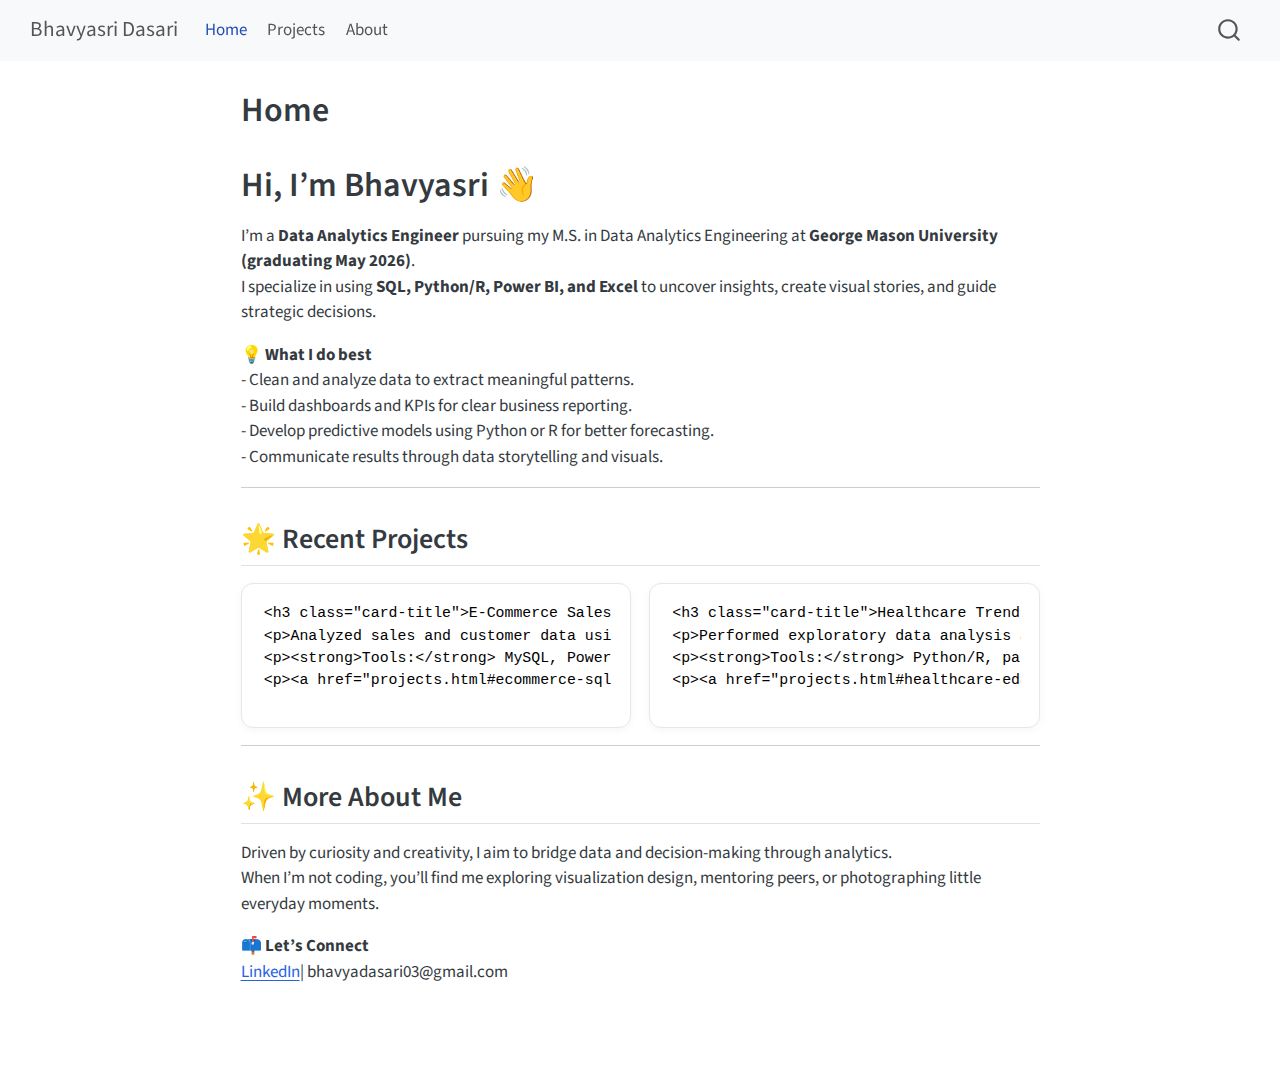
<file: docs/index.html>
<!DOCTYPE html>
<html xmlns="http://www.w3.org/1999/xhtml" lang="en" xml:lang="en"><head>

<meta charset="utf-8">
<meta name="generator" content="quarto-1.5.57">

<meta name="viewport" content="width=device-width, initial-scale=1.0, user-scalable=yes">


<title>Home – Bhavyasri Dasari</title>
<style>
code{white-space: pre-wrap;}
span.smallcaps{font-variant: small-caps;}
div.columns{display: flex; gap: min(4vw, 1.5em);}
div.column{flex: auto; overflow-x: auto;}
div.hanging-indent{margin-left: 1.5em; text-indent: -1.5em;}
ul.task-list{list-style: none;}
ul.task-list li input[type="checkbox"] {
  width: 0.8em;
  margin: 0 0.8em 0.2em -1em; /* quarto-specific, see https://github.com/quarto-dev/quarto-cli/issues/4556 */ 
  vertical-align: middle;
}
</style>


<script src="site_libs/quarto-nav/quarto-nav.js"></script>
<script src="site_libs/quarto-nav/headroom.min.js"></script>
<script src="site_libs/clipboard/clipboard.min.js"></script>
<script src="site_libs/quarto-search/autocomplete.umd.js"></script>
<script src="site_libs/quarto-search/fuse.min.js"></script>
<script src="site_libs/quarto-search/quarto-search.js"></script>
<meta name="quarto:offset" content="./">
<script src="site_libs/quarto-html/quarto.js"></script>
<script src="site_libs/quarto-html/popper.min.js"></script>
<script src="site_libs/quarto-html/tippy.umd.min.js"></script>
<script src="site_libs/quarto-html/anchor.min.js"></script>
<link href="site_libs/quarto-html/tippy.css" rel="stylesheet">
<link href="site_libs/quarto-html/quarto-syntax-highlighting.css" rel="stylesheet" id="quarto-text-highlighting-styles">
<script src="site_libs/bootstrap/bootstrap.min.js"></script>
<link href="site_libs/bootstrap/bootstrap-icons.css" rel="stylesheet">
<link href="site_libs/bootstrap/bootstrap.min.css" rel="stylesheet" id="quarto-bootstrap" data-mode="light">
<script id="quarto-search-options" type="application/json">{
  "location": "navbar",
  "copy-button": false,
  "collapse-after": 3,
  "panel-placement": "end",
  "type": "overlay",
  "limit": 50,
  "keyboard-shortcut": [
    "f",
    "/",
    "s"
  ],
  "show-item-context": false,
  "language": {
    "search-no-results-text": "No results",
    "search-matching-documents-text": "matching documents",
    "search-copy-link-title": "Copy link to search",
    "search-hide-matches-text": "Hide additional matches",
    "search-more-match-text": "more match in this document",
    "search-more-matches-text": "more matches in this document",
    "search-clear-button-title": "Clear",
    "search-text-placeholder": "",
    "search-detached-cancel-button-title": "Cancel",
    "search-submit-button-title": "Submit",
    "search-label": "Search"
  }
}</script>


<link rel="stylesheet" href="styles.css">
</head>

<body class="nav-fixed fullcontent">

<div id="quarto-search-results"></div>
  <header id="quarto-header" class="headroom fixed-top">
    <nav class="navbar navbar-expand-lg " data-bs-theme="dark">
      <div class="navbar-container container-fluid">
      <div class="navbar-brand-container mx-auto">
    <a class="navbar-brand" href="./index.html">
    <span class="navbar-title">Bhavyasri Dasari</span>
    </a>
  </div>
            <div id="quarto-search" class="" title="Search"></div>
          <button class="navbar-toggler" type="button" data-bs-toggle="collapse" data-bs-target="#navbarCollapse" aria-controls="navbarCollapse" role="menu" aria-expanded="false" aria-label="Toggle navigation" onclick="if (window.quartoToggleHeadroom) { window.quartoToggleHeadroom(); }">
  <span class="navbar-toggler-icon"></span>
</button>
          <div class="collapse navbar-collapse" id="navbarCollapse">
            <ul class="navbar-nav navbar-nav-scroll me-auto">
  <li class="nav-item">
    <a class="nav-link active" href="./index.html" aria-current="page"> 
<span class="menu-text">Home</span></a>
  </li>  
  <li class="nav-item">
    <a class="nav-link" href="./projects.html"> 
<span class="menu-text">Projects</span></a>
  </li>  
  <li class="nav-item">
    <a class="nav-link" href="./about.html"> 
<span class="menu-text">About</span></a>
  </li>  
</ul>
          </div> <!-- /navcollapse -->
            <div class="quarto-navbar-tools">
</div>
      </div> <!-- /container-fluid -->
    </nav>
</header>
<!-- content -->
<div id="quarto-content" class="quarto-container page-columns page-rows-contents page-layout-article page-navbar">
<!-- sidebar -->
<!-- margin-sidebar -->
    
<!-- main -->
<main class="content" id="quarto-document-content">

<header id="title-block-header" class="quarto-title-block default">
<div class="quarto-title">
<h1 class="title">Home</h1>
</div>



<div class="quarto-title-meta">

    
  
    
  </div>
  


</header>


<section id="hi-im-bhavyasri" class="level1">
<h1>Hi, I’m Bhavyasri 👋</h1>
<p>I’m a <strong>Data Analytics Engineer</strong> pursuing my M.S. in Data Analytics Engineering at <strong>George Mason University (graduating May 2026)</strong>.<br>
I specialize in using <strong>SQL, Python/R, Power BI, and Excel</strong> to uncover insights, create visual stories, and guide strategic decisions.</p>
<p>💡 <strong>What I do best</strong><br>
- Clean and analyze data to extract meaningful patterns.<br>
- Build dashboards and KPIs for clear business reporting.<br>
- Develop predictive models using Python or R for better forecasting.<br>
- Communicate results through data storytelling and visuals.</p>
<hr>
<section id="recent-projects" class="level2">
<h2 class="anchored" data-anchor-id="recent-projects">🌟 Recent Projects</h2>
<div class="grid grid-2">
<div class="card">
<div class="card-body">
<pre><code>&lt;h3 class="card-title"&gt;E-Commerce Sales Insights (SQL)&lt;/h3&gt;
&lt;p&gt;Analyzed sales and customer data using SQL queries to identify revenue trends and retention drivers.&lt;/p&gt;
&lt;p&gt;&lt;strong&gt;Tools:&lt;/strong&gt; MySQL, Power BI&lt;/p&gt;
&lt;p&gt;&lt;a href="projects.html#ecommerce-sql"&gt;View full project →&lt;/a&gt;&lt;/p&gt;</code></pre>
</div>
</div>
<div class="card">
<div class="card-body">
<pre><code>&lt;h3 class="card-title"&gt;Healthcare Trends Analysis (Python/R)&lt;/h3&gt;
&lt;p&gt;Performed exploratory data analysis and visualization to reveal seasonal admission patterns and LOS variations.&lt;/p&gt;
&lt;p&gt;&lt;strong&gt;Tools:&lt;/strong&gt; Python/R, pandas/tidyverse&lt;/p&gt;
&lt;p&gt;&lt;a href="projects.html#healthcare-eda"&gt;View full project →&lt;/a&gt;&lt;/p&gt;</code></pre>
</div>
</div>
</div>
<hr>
</section>
<section id="more-about-me" class="level2">
<h2 class="anchored" data-anchor-id="more-about-me">✨ More About Me</h2>
<p>Driven by curiosity and creativity, I aim to bridge data and decision-making through analytics.<br>
When I’m not coding, you’ll find me exploring visualization design, mentoring peers, or photographing little everyday moments.</p>
<p>📫 <strong>Let’s Connect</strong><br>
<a href="https://www.linkedin.com/in/bhavyasri-d-010001308/">LinkedIn</a>| bhavyadasari03@gmail.com</p>


</section>
</section>

</main> <!-- /main -->
<script id="quarto-html-after-body" type="application/javascript">
window.document.addEventListener("DOMContentLoaded", function (event) {
  const toggleBodyColorMode = (bsSheetEl) => {
    const mode = bsSheetEl.getAttribute("data-mode");
    const bodyEl = window.document.querySelector("body");
    if (mode === "dark") {
      bodyEl.classList.add("quarto-dark");
      bodyEl.classList.remove("quarto-light");
    } else {
      bodyEl.classList.add("quarto-light");
      bodyEl.classList.remove("quarto-dark");
    }
  }
  const toggleBodyColorPrimary = () => {
    const bsSheetEl = window.document.querySelector("link#quarto-bootstrap");
    if (bsSheetEl) {
      toggleBodyColorMode(bsSheetEl);
    }
  }
  toggleBodyColorPrimary();  
  const icon = "";
  const anchorJS = new window.AnchorJS();
  anchorJS.options = {
    placement: 'right',
    icon: icon
  };
  anchorJS.add('.anchored');
  const isCodeAnnotation = (el) => {
    for (const clz of el.classList) {
      if (clz.startsWith('code-annotation-')) {                     
        return true;
      }
    }
    return false;
  }
  const onCopySuccess = function(e) {
    // button target
    const button = e.trigger;
    // don't keep focus
    button.blur();
    // flash "checked"
    button.classList.add('code-copy-button-checked');
    var currentTitle = button.getAttribute("title");
    button.setAttribute("title", "Copied!");
    let tooltip;
    if (window.bootstrap) {
      button.setAttribute("data-bs-toggle", "tooltip");
      button.setAttribute("data-bs-placement", "left");
      button.setAttribute("data-bs-title", "Copied!");
      tooltip = new bootstrap.Tooltip(button, 
        { trigger: "manual", 
          customClass: "code-copy-button-tooltip",
          offset: [0, -8]});
      tooltip.show();    
    }
    setTimeout(function() {
      if (tooltip) {
        tooltip.hide();
        button.removeAttribute("data-bs-title");
        button.removeAttribute("data-bs-toggle");
        button.removeAttribute("data-bs-placement");
      }
      button.setAttribute("title", currentTitle);
      button.classList.remove('code-copy-button-checked');
    }, 1000);
    // clear code selection
    e.clearSelection();
  }
  const getTextToCopy = function(trigger) {
      const codeEl = trigger.previousElementSibling.cloneNode(true);
      for (const childEl of codeEl.children) {
        if (isCodeAnnotation(childEl)) {
          childEl.remove();
        }
      }
      return codeEl.innerText;
  }
  const clipboard = new window.ClipboardJS('.code-copy-button:not([data-in-quarto-modal])', {
    text: getTextToCopy
  });
  clipboard.on('success', onCopySuccess);
  if (window.document.getElementById('quarto-embedded-source-code-modal')) {
    // For code content inside modals, clipBoardJS needs to be initialized with a container option
    // TODO: Check when it could be a function (https://github.com/zenorocha/clipboard.js/issues/860)
    const clipboardModal = new window.ClipboardJS('.code-copy-button[data-in-quarto-modal]', {
      text: getTextToCopy,
      container: window.document.getElementById('quarto-embedded-source-code-modal')
    });
    clipboardModal.on('success', onCopySuccess);
  }
    var localhostRegex = new RegExp(/^(?:http|https):\/\/localhost\:?[0-9]*\//);
    var mailtoRegex = new RegExp(/^mailto:/);
      var filterRegex = new RegExp('/' + window.location.host + '/');
    var isInternal = (href) => {
        return filterRegex.test(href) || localhostRegex.test(href) || mailtoRegex.test(href);
    }
    // Inspect non-navigation links and adorn them if external
 	var links = window.document.querySelectorAll('a[href]:not(.nav-link):not(.navbar-brand):not(.toc-action):not(.sidebar-link):not(.sidebar-item-toggle):not(.pagination-link):not(.no-external):not([aria-hidden]):not(.dropdown-item):not(.quarto-navigation-tool):not(.about-link)');
    for (var i=0; i<links.length; i++) {
      const link = links[i];
      if (!isInternal(link.href)) {
        // undo the damage that might have been done by quarto-nav.js in the case of
        // links that we want to consider external
        if (link.dataset.originalHref !== undefined) {
          link.href = link.dataset.originalHref;
        }
      }
    }
  function tippyHover(el, contentFn, onTriggerFn, onUntriggerFn) {
    const config = {
      allowHTML: true,
      maxWidth: 500,
      delay: 100,
      arrow: false,
      appendTo: function(el) {
          return el.parentElement;
      },
      interactive: true,
      interactiveBorder: 10,
      theme: 'quarto',
      placement: 'bottom-start',
    };
    if (contentFn) {
      config.content = contentFn;
    }
    if (onTriggerFn) {
      config.onTrigger = onTriggerFn;
    }
    if (onUntriggerFn) {
      config.onUntrigger = onUntriggerFn;
    }
    window.tippy(el, config); 
  }
  const noterefs = window.document.querySelectorAll('a[role="doc-noteref"]');
  for (var i=0; i<noterefs.length; i++) {
    const ref = noterefs[i];
    tippyHover(ref, function() {
      // use id or data attribute instead here
      let href = ref.getAttribute('data-footnote-href') || ref.getAttribute('href');
      try { href = new URL(href).hash; } catch {}
      const id = href.replace(/^#\/?/, "");
      const note = window.document.getElementById(id);
      if (note) {
        return note.innerHTML;
      } else {
        return "";
      }
    });
  }
  const xrefs = window.document.querySelectorAll('a.quarto-xref');
  const processXRef = (id, note) => {
    // Strip column container classes
    const stripColumnClz = (el) => {
      el.classList.remove("page-full", "page-columns");
      if (el.children) {
        for (const child of el.children) {
          stripColumnClz(child);
        }
      }
    }
    stripColumnClz(note)
    if (id === null || id.startsWith('sec-')) {
      // Special case sections, only their first couple elements
      const container = document.createElement("div");
      if (note.children && note.children.length > 2) {
        container.appendChild(note.children[0].cloneNode(true));
        for (let i = 1; i < note.children.length; i++) {
          const child = note.children[i];
          if (child.tagName === "P" && child.innerText === "") {
            continue;
          } else {
            container.appendChild(child.cloneNode(true));
            break;
          }
        }
        if (window.Quarto?.typesetMath) {
          window.Quarto.typesetMath(container);
        }
        return container.innerHTML
      } else {
        if (window.Quarto?.typesetMath) {
          window.Quarto.typesetMath(note);
        }
        return note.innerHTML;
      }
    } else {
      // Remove any anchor links if they are present
      const anchorLink = note.querySelector('a.anchorjs-link');
      if (anchorLink) {
        anchorLink.remove();
      }
      if (window.Quarto?.typesetMath) {
        window.Quarto.typesetMath(note);
      }
      // TODO in 1.5, we should make sure this works without a callout special case
      if (note.classList.contains("callout")) {
        return note.outerHTML;
      } else {
        return note.innerHTML;
      }
    }
  }
  for (var i=0; i<xrefs.length; i++) {
    const xref = xrefs[i];
    tippyHover(xref, undefined, function(instance) {
      instance.disable();
      let url = xref.getAttribute('href');
      let hash = undefined; 
      if (url.startsWith('#')) {
        hash = url;
      } else {
        try { hash = new URL(url).hash; } catch {}
      }
      if (hash) {
        const id = hash.replace(/^#\/?/, "");
        const note = window.document.getElementById(id);
        if (note !== null) {
          try {
            const html = processXRef(id, note.cloneNode(true));
            instance.setContent(html);
          } finally {
            instance.enable();
            instance.show();
          }
        } else {
          // See if we can fetch this
          fetch(url.split('#')[0])
          .then(res => res.text())
          .then(html => {
            const parser = new DOMParser();
            const htmlDoc = parser.parseFromString(html, "text/html");
            const note = htmlDoc.getElementById(id);
            if (note !== null) {
              const html = processXRef(id, note);
              instance.setContent(html);
            } 
          }).finally(() => {
            instance.enable();
            instance.show();
          });
        }
      } else {
        // See if we can fetch a full url (with no hash to target)
        // This is a special case and we should probably do some content thinning / targeting
        fetch(url)
        .then(res => res.text())
        .then(html => {
          const parser = new DOMParser();
          const htmlDoc = parser.parseFromString(html, "text/html");
          const note = htmlDoc.querySelector('main.content');
          if (note !== null) {
            // This should only happen for chapter cross references
            // (since there is no id in the URL)
            // remove the first header
            if (note.children.length > 0 && note.children[0].tagName === "HEADER") {
              note.children[0].remove();
            }
            const html = processXRef(null, note);
            instance.setContent(html);
          } 
        }).finally(() => {
          instance.enable();
          instance.show();
        });
      }
    }, function(instance) {
    });
  }
      let selectedAnnoteEl;
      const selectorForAnnotation = ( cell, annotation) => {
        let cellAttr = 'data-code-cell="' + cell + '"';
        let lineAttr = 'data-code-annotation="' +  annotation + '"';
        const selector = 'span[' + cellAttr + '][' + lineAttr + ']';
        return selector;
      }
      const selectCodeLines = (annoteEl) => {
        const doc = window.document;
        const targetCell = annoteEl.getAttribute("data-target-cell");
        const targetAnnotation = annoteEl.getAttribute("data-target-annotation");
        const annoteSpan = window.document.querySelector(selectorForAnnotation(targetCell, targetAnnotation));
        const lines = annoteSpan.getAttribute("data-code-lines").split(",");
        const lineIds = lines.map((line) => {
          return targetCell + "-" + line;
        })
        let top = null;
        let height = null;
        let parent = null;
        if (lineIds.length > 0) {
            //compute the position of the single el (top and bottom and make a div)
            const el = window.document.getElementById(lineIds[0]);
            top = el.offsetTop;
            height = el.offsetHeight;
            parent = el.parentElement.parentElement;
          if (lineIds.length > 1) {
            const lastEl = window.document.getElementById(lineIds[lineIds.length - 1]);
            const bottom = lastEl.offsetTop + lastEl.offsetHeight;
            height = bottom - top;
          }
          if (top !== null && height !== null && parent !== null) {
            // cook up a div (if necessary) and position it 
            let div = window.document.getElementById("code-annotation-line-highlight");
            if (div === null) {
              div = window.document.createElement("div");
              div.setAttribute("id", "code-annotation-line-highlight");
              div.style.position = 'absolute';
              parent.appendChild(div);
            }
            div.style.top = top - 2 + "px";
            div.style.height = height + 4 + "px";
            div.style.left = 0;
            let gutterDiv = window.document.getElementById("code-annotation-line-highlight-gutter");
            if (gutterDiv === null) {
              gutterDiv = window.document.createElement("div");
              gutterDiv.setAttribute("id", "code-annotation-line-highlight-gutter");
              gutterDiv.style.position = 'absolute';
              const codeCell = window.document.getElementById(targetCell);
              const gutter = codeCell.querySelector('.code-annotation-gutter');
              gutter.appendChild(gutterDiv);
            }
            gutterDiv.style.top = top - 2 + "px";
            gutterDiv.style.height = height + 4 + "px";
          }
          selectedAnnoteEl = annoteEl;
        }
      };
      const unselectCodeLines = () => {
        const elementsIds = ["code-annotation-line-highlight", "code-annotation-line-highlight-gutter"];
        elementsIds.forEach((elId) => {
          const div = window.document.getElementById(elId);
          if (div) {
            div.remove();
          }
        });
        selectedAnnoteEl = undefined;
      };
        // Handle positioning of the toggle
    window.addEventListener(
      "resize",
      throttle(() => {
        elRect = undefined;
        if (selectedAnnoteEl) {
          selectCodeLines(selectedAnnoteEl);
        }
      }, 10)
    );
    function throttle(fn, ms) {
    let throttle = false;
    let timer;
      return (...args) => {
        if(!throttle) { // first call gets through
            fn.apply(this, args);
            throttle = true;
        } else { // all the others get throttled
            if(timer) clearTimeout(timer); // cancel #2
            timer = setTimeout(() => {
              fn.apply(this, args);
              timer = throttle = false;
            }, ms);
        }
      };
    }
      // Attach click handler to the DT
      const annoteDls = window.document.querySelectorAll('dt[data-target-cell]');
      for (const annoteDlNode of annoteDls) {
        annoteDlNode.addEventListener('click', (event) => {
          const clickedEl = event.target;
          if (clickedEl !== selectedAnnoteEl) {
            unselectCodeLines();
            const activeEl = window.document.querySelector('dt[data-target-cell].code-annotation-active');
            if (activeEl) {
              activeEl.classList.remove('code-annotation-active');
            }
            selectCodeLines(clickedEl);
            clickedEl.classList.add('code-annotation-active');
          } else {
            // Unselect the line
            unselectCodeLines();
            clickedEl.classList.remove('code-annotation-active');
          }
        });
      }
  const findCites = (el) => {
    const parentEl = el.parentElement;
    if (parentEl) {
      const cites = parentEl.dataset.cites;
      if (cites) {
        return {
          el,
          cites: cites.split(' ')
        };
      } else {
        return findCites(el.parentElement)
      }
    } else {
      return undefined;
    }
  };
  var bibliorefs = window.document.querySelectorAll('a[role="doc-biblioref"]');
  for (var i=0; i<bibliorefs.length; i++) {
    const ref = bibliorefs[i];
    const citeInfo = findCites(ref);
    if (citeInfo) {
      tippyHover(citeInfo.el, function() {
        var popup = window.document.createElement('div');
        citeInfo.cites.forEach(function(cite) {
          var citeDiv = window.document.createElement('div');
          citeDiv.classList.add('hanging-indent');
          citeDiv.classList.add('csl-entry');
          var biblioDiv = window.document.getElementById('ref-' + cite);
          if (biblioDiv) {
            citeDiv.innerHTML = biblioDiv.innerHTML;
          }
          popup.appendChild(citeDiv);
        });
        return popup.innerHTML;
      });
    }
  }
});
</script>
</div> <!-- /content -->




</body></html>
</file>
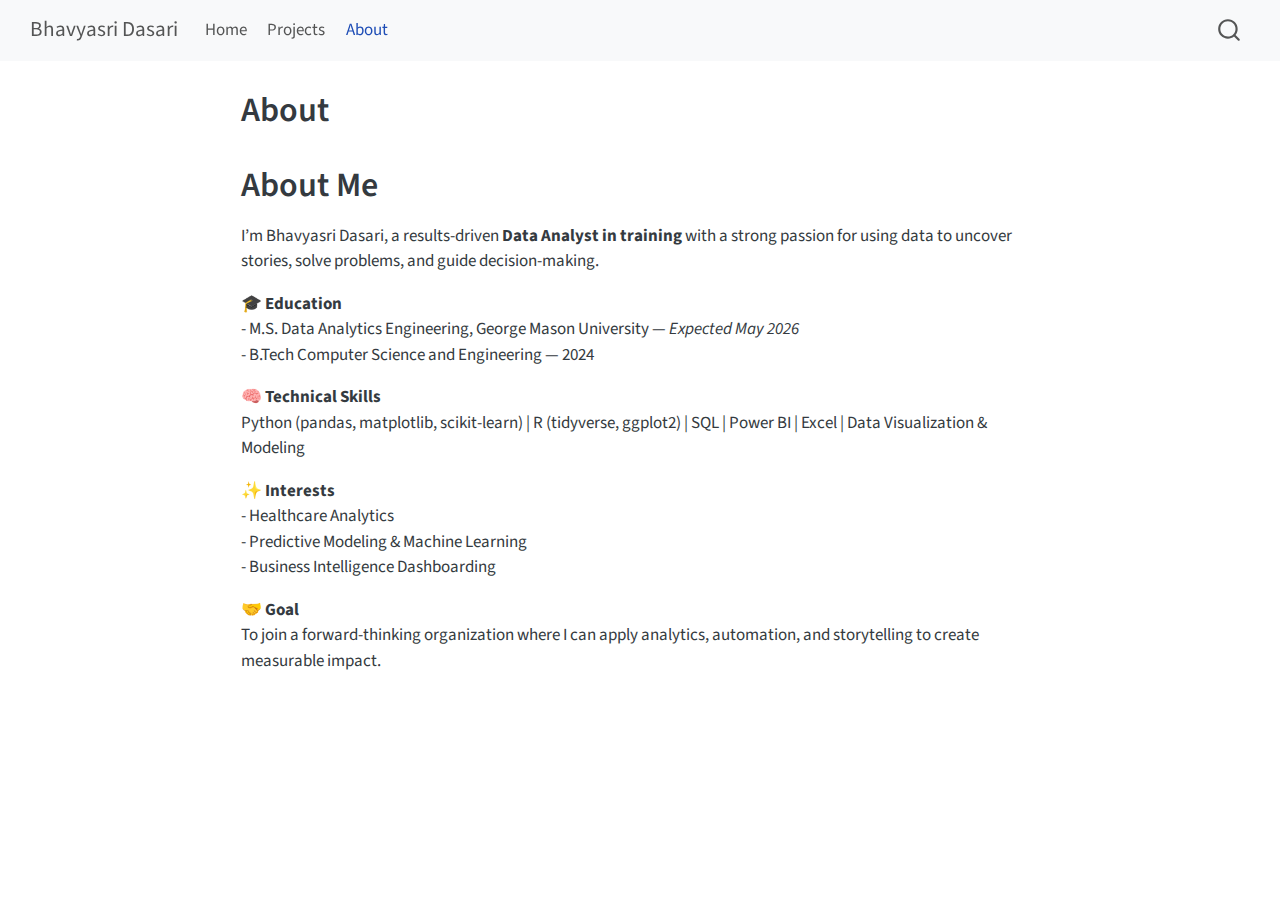
<file: docs/about.html>
<!DOCTYPE html>
<html xmlns="http://www.w3.org/1999/xhtml" lang="en" xml:lang="en"><head>

<meta charset="utf-8">
<meta name="generator" content="quarto-1.5.57">

<meta name="viewport" content="width=device-width, initial-scale=1.0, user-scalable=yes">


<title>About – Bhavyasri Dasari</title>
<style>
code{white-space: pre-wrap;}
span.smallcaps{font-variant: small-caps;}
div.columns{display: flex; gap: min(4vw, 1.5em);}
div.column{flex: auto; overflow-x: auto;}
div.hanging-indent{margin-left: 1.5em; text-indent: -1.5em;}
ul.task-list{list-style: none;}
ul.task-list li input[type="checkbox"] {
  width: 0.8em;
  margin: 0 0.8em 0.2em -1em; /* quarto-specific, see https://github.com/quarto-dev/quarto-cli/issues/4556 */ 
  vertical-align: middle;
}
</style>


<script src="site_libs/quarto-nav/quarto-nav.js"></script>
<script src="site_libs/quarto-nav/headroom.min.js"></script>
<script src="site_libs/clipboard/clipboard.min.js"></script>
<script src="site_libs/quarto-search/autocomplete.umd.js"></script>
<script src="site_libs/quarto-search/fuse.min.js"></script>
<script src="site_libs/quarto-search/quarto-search.js"></script>
<meta name="quarto:offset" content="./">
<script src="site_libs/quarto-html/quarto.js"></script>
<script src="site_libs/quarto-html/popper.min.js"></script>
<script src="site_libs/quarto-html/tippy.umd.min.js"></script>
<script src="site_libs/quarto-html/anchor.min.js"></script>
<link href="site_libs/quarto-html/tippy.css" rel="stylesheet">
<link href="site_libs/quarto-html/quarto-syntax-highlighting.css" rel="stylesheet" id="quarto-text-highlighting-styles">
<script src="site_libs/bootstrap/bootstrap.min.js"></script>
<link href="site_libs/bootstrap/bootstrap-icons.css" rel="stylesheet">
<link href="site_libs/bootstrap/bootstrap.min.css" rel="stylesheet" id="quarto-bootstrap" data-mode="light">
<script id="quarto-search-options" type="application/json">{
  "location": "navbar",
  "copy-button": false,
  "collapse-after": 3,
  "panel-placement": "end",
  "type": "overlay",
  "limit": 50,
  "keyboard-shortcut": [
    "f",
    "/",
    "s"
  ],
  "show-item-context": false,
  "language": {
    "search-no-results-text": "No results",
    "search-matching-documents-text": "matching documents",
    "search-copy-link-title": "Copy link to search",
    "search-hide-matches-text": "Hide additional matches",
    "search-more-match-text": "more match in this document",
    "search-more-matches-text": "more matches in this document",
    "search-clear-button-title": "Clear",
    "search-text-placeholder": "",
    "search-detached-cancel-button-title": "Cancel",
    "search-submit-button-title": "Submit",
    "search-label": "Search"
  }
}</script>


<link rel="stylesheet" href="styles.css">
</head>

<body class="nav-fixed fullcontent">

<div id="quarto-search-results"></div>
  <header id="quarto-header" class="headroom fixed-top">
    <nav class="navbar navbar-expand-lg " data-bs-theme="dark">
      <div class="navbar-container container-fluid">
      <div class="navbar-brand-container mx-auto">
    <a class="navbar-brand" href="./index.html">
    <span class="navbar-title">Bhavyasri Dasari</span>
    </a>
  </div>
            <div id="quarto-search" class="" title="Search"></div>
          <button class="navbar-toggler" type="button" data-bs-toggle="collapse" data-bs-target="#navbarCollapse" aria-controls="navbarCollapse" role="menu" aria-expanded="false" aria-label="Toggle navigation" onclick="if (window.quartoToggleHeadroom) { window.quartoToggleHeadroom(); }">
  <span class="navbar-toggler-icon"></span>
</button>
          <div class="collapse navbar-collapse" id="navbarCollapse">
            <ul class="navbar-nav navbar-nav-scroll me-auto">
  <li class="nav-item">
    <a class="nav-link" href="./index.html"> 
<span class="menu-text">Home</span></a>
  </li>  
  <li class="nav-item">
    <a class="nav-link" href="./projects.html"> 
<span class="menu-text">Projects</span></a>
  </li>  
  <li class="nav-item">
    <a class="nav-link active" href="./about.html" aria-current="page"> 
<span class="menu-text">About</span></a>
  </li>  
</ul>
          </div> <!-- /navcollapse -->
            <div class="quarto-navbar-tools">
</div>
      </div> <!-- /container-fluid -->
    </nav>
</header>
<!-- content -->
<div id="quarto-content" class="quarto-container page-columns page-rows-contents page-layout-article page-navbar">
<!-- sidebar -->
<!-- margin-sidebar -->
    
<!-- main -->
<main class="content" id="quarto-document-content">

<header id="title-block-header" class="quarto-title-block default">
<div class="quarto-title">
<h1 class="title">About</h1>
</div>



<div class="quarto-title-meta">

    
  
    
  </div>
  


</header>


<section id="about-me" class="level1">
<h1>About Me</h1>
<p>I’m Bhavyasri Dasari, a results-driven <strong>Data Analyst in training</strong> with a strong passion for using data to uncover stories, solve problems, and guide decision-making.</p>
<p>🎓 <strong>Education</strong><br>
- M.S. Data Analytics Engineering, George Mason University — <em>Expected May 2026</em><br>
- B.Tech Computer Science and Engineering — 2024</p>
<p>🧠 <strong>Technical Skills</strong><br>
Python (pandas, matplotlib, scikit-learn) | R (tidyverse, ggplot2) | SQL | Power BI | Excel | Data Visualization &amp; Modeling</p>
<p>✨ <strong>Interests</strong><br>
- Healthcare Analytics<br>
- Predictive Modeling &amp; Machine Learning<br>
- Business Intelligence Dashboarding</p>
<p>🤝 <strong>Goal</strong><br>
To join a forward-thinking organization where I can apply analytics, automation, and storytelling to create measurable impact.</p>


</section>

</main> <!-- /main -->
<script id="quarto-html-after-body" type="application/javascript">
window.document.addEventListener("DOMContentLoaded", function (event) {
  const toggleBodyColorMode = (bsSheetEl) => {
    const mode = bsSheetEl.getAttribute("data-mode");
    const bodyEl = window.document.querySelector("body");
    if (mode === "dark") {
      bodyEl.classList.add("quarto-dark");
      bodyEl.classList.remove("quarto-light");
    } else {
      bodyEl.classList.add("quarto-light");
      bodyEl.classList.remove("quarto-dark");
    }
  }
  const toggleBodyColorPrimary = () => {
    const bsSheetEl = window.document.querySelector("link#quarto-bootstrap");
    if (bsSheetEl) {
      toggleBodyColorMode(bsSheetEl);
    }
  }
  toggleBodyColorPrimary();  
  const icon = "";
  const anchorJS = new window.AnchorJS();
  anchorJS.options = {
    placement: 'right',
    icon: icon
  };
  anchorJS.add('.anchored');
  const isCodeAnnotation = (el) => {
    for (const clz of el.classList) {
      if (clz.startsWith('code-annotation-')) {                     
        return true;
      }
    }
    return false;
  }
  const onCopySuccess = function(e) {
    // button target
    const button = e.trigger;
    // don't keep focus
    button.blur();
    // flash "checked"
    button.classList.add('code-copy-button-checked');
    var currentTitle = button.getAttribute("title");
    button.setAttribute("title", "Copied!");
    let tooltip;
    if (window.bootstrap) {
      button.setAttribute("data-bs-toggle", "tooltip");
      button.setAttribute("data-bs-placement", "left");
      button.setAttribute("data-bs-title", "Copied!");
      tooltip = new bootstrap.Tooltip(button, 
        { trigger: "manual", 
          customClass: "code-copy-button-tooltip",
          offset: [0, -8]});
      tooltip.show();    
    }
    setTimeout(function() {
      if (tooltip) {
        tooltip.hide();
        button.removeAttribute("data-bs-title");
        button.removeAttribute("data-bs-toggle");
        button.removeAttribute("data-bs-placement");
      }
      button.setAttribute("title", currentTitle);
      button.classList.remove('code-copy-button-checked');
    }, 1000);
    // clear code selection
    e.clearSelection();
  }
  const getTextToCopy = function(trigger) {
      const codeEl = trigger.previousElementSibling.cloneNode(true);
      for (const childEl of codeEl.children) {
        if (isCodeAnnotation(childEl)) {
          childEl.remove();
        }
      }
      return codeEl.innerText;
  }
  const clipboard = new window.ClipboardJS('.code-copy-button:not([data-in-quarto-modal])', {
    text: getTextToCopy
  });
  clipboard.on('success', onCopySuccess);
  if (window.document.getElementById('quarto-embedded-source-code-modal')) {
    // For code content inside modals, clipBoardJS needs to be initialized with a container option
    // TODO: Check when it could be a function (https://github.com/zenorocha/clipboard.js/issues/860)
    const clipboardModal = new window.ClipboardJS('.code-copy-button[data-in-quarto-modal]', {
      text: getTextToCopy,
      container: window.document.getElementById('quarto-embedded-source-code-modal')
    });
    clipboardModal.on('success', onCopySuccess);
  }
    var localhostRegex = new RegExp(/^(?:http|https):\/\/localhost\:?[0-9]*\//);
    var mailtoRegex = new RegExp(/^mailto:/);
      var filterRegex = new RegExp('/' + window.location.host + '/');
    var isInternal = (href) => {
        return filterRegex.test(href) || localhostRegex.test(href) || mailtoRegex.test(href);
    }
    // Inspect non-navigation links and adorn them if external
 	var links = window.document.querySelectorAll('a[href]:not(.nav-link):not(.navbar-brand):not(.toc-action):not(.sidebar-link):not(.sidebar-item-toggle):not(.pagination-link):not(.no-external):not([aria-hidden]):not(.dropdown-item):not(.quarto-navigation-tool):not(.about-link)');
    for (var i=0; i<links.length; i++) {
      const link = links[i];
      if (!isInternal(link.href)) {
        // undo the damage that might have been done by quarto-nav.js in the case of
        // links that we want to consider external
        if (link.dataset.originalHref !== undefined) {
          link.href = link.dataset.originalHref;
        }
      }
    }
  function tippyHover(el, contentFn, onTriggerFn, onUntriggerFn) {
    const config = {
      allowHTML: true,
      maxWidth: 500,
      delay: 100,
      arrow: false,
      appendTo: function(el) {
          return el.parentElement;
      },
      interactive: true,
      interactiveBorder: 10,
      theme: 'quarto',
      placement: 'bottom-start',
    };
    if (contentFn) {
      config.content = contentFn;
    }
    if (onTriggerFn) {
      config.onTrigger = onTriggerFn;
    }
    if (onUntriggerFn) {
      config.onUntrigger = onUntriggerFn;
    }
    window.tippy(el, config); 
  }
  const noterefs = window.document.querySelectorAll('a[role="doc-noteref"]');
  for (var i=0; i<noterefs.length; i++) {
    const ref = noterefs[i];
    tippyHover(ref, function() {
      // use id or data attribute instead here
      let href = ref.getAttribute('data-footnote-href') || ref.getAttribute('href');
      try { href = new URL(href).hash; } catch {}
      const id = href.replace(/^#\/?/, "");
      const note = window.document.getElementById(id);
      if (note) {
        return note.innerHTML;
      } else {
        return "";
      }
    });
  }
  const xrefs = window.document.querySelectorAll('a.quarto-xref');
  const processXRef = (id, note) => {
    // Strip column container classes
    const stripColumnClz = (el) => {
      el.classList.remove("page-full", "page-columns");
      if (el.children) {
        for (const child of el.children) {
          stripColumnClz(child);
        }
      }
    }
    stripColumnClz(note)
    if (id === null || id.startsWith('sec-')) {
      // Special case sections, only their first couple elements
      const container = document.createElement("div");
      if (note.children && note.children.length > 2) {
        container.appendChild(note.children[0].cloneNode(true));
        for (let i = 1; i < note.children.length; i++) {
          const child = note.children[i];
          if (child.tagName === "P" && child.innerText === "") {
            continue;
          } else {
            container.appendChild(child.cloneNode(true));
            break;
          }
        }
        if (window.Quarto?.typesetMath) {
          window.Quarto.typesetMath(container);
        }
        return container.innerHTML
      } else {
        if (window.Quarto?.typesetMath) {
          window.Quarto.typesetMath(note);
        }
        return note.innerHTML;
      }
    } else {
      // Remove any anchor links if they are present
      const anchorLink = note.querySelector('a.anchorjs-link');
      if (anchorLink) {
        anchorLink.remove();
      }
      if (window.Quarto?.typesetMath) {
        window.Quarto.typesetMath(note);
      }
      // TODO in 1.5, we should make sure this works without a callout special case
      if (note.classList.contains("callout")) {
        return note.outerHTML;
      } else {
        return note.innerHTML;
      }
    }
  }
  for (var i=0; i<xrefs.length; i++) {
    const xref = xrefs[i];
    tippyHover(xref, undefined, function(instance) {
      instance.disable();
      let url = xref.getAttribute('href');
      let hash = undefined; 
      if (url.startsWith('#')) {
        hash = url;
      } else {
        try { hash = new URL(url).hash; } catch {}
      }
      if (hash) {
        const id = hash.replace(/^#\/?/, "");
        const note = window.document.getElementById(id);
        if (note !== null) {
          try {
            const html = processXRef(id, note.cloneNode(true));
            instance.setContent(html);
          } finally {
            instance.enable();
            instance.show();
          }
        } else {
          // See if we can fetch this
          fetch(url.split('#')[0])
          .then(res => res.text())
          .then(html => {
            const parser = new DOMParser();
            const htmlDoc = parser.parseFromString(html, "text/html");
            const note = htmlDoc.getElementById(id);
            if (note !== null) {
              const html = processXRef(id, note);
              instance.setContent(html);
            } 
          }).finally(() => {
            instance.enable();
            instance.show();
          });
        }
      } else {
        // See if we can fetch a full url (with no hash to target)
        // This is a special case and we should probably do some content thinning / targeting
        fetch(url)
        .then(res => res.text())
        .then(html => {
          const parser = new DOMParser();
          const htmlDoc = parser.parseFromString(html, "text/html");
          const note = htmlDoc.querySelector('main.content');
          if (note !== null) {
            // This should only happen for chapter cross references
            // (since there is no id in the URL)
            // remove the first header
            if (note.children.length > 0 && note.children[0].tagName === "HEADER") {
              note.children[0].remove();
            }
            const html = processXRef(null, note);
            instance.setContent(html);
          } 
        }).finally(() => {
          instance.enable();
          instance.show();
        });
      }
    }, function(instance) {
    });
  }
      let selectedAnnoteEl;
      const selectorForAnnotation = ( cell, annotation) => {
        let cellAttr = 'data-code-cell="' + cell + '"';
        let lineAttr = 'data-code-annotation="' +  annotation + '"';
        const selector = 'span[' + cellAttr + '][' + lineAttr + ']';
        return selector;
      }
      const selectCodeLines = (annoteEl) => {
        const doc = window.document;
        const targetCell = annoteEl.getAttribute("data-target-cell");
        const targetAnnotation = annoteEl.getAttribute("data-target-annotation");
        const annoteSpan = window.document.querySelector(selectorForAnnotation(targetCell, targetAnnotation));
        const lines = annoteSpan.getAttribute("data-code-lines").split(",");
        const lineIds = lines.map((line) => {
          return targetCell + "-" + line;
        })
        let top = null;
        let height = null;
        let parent = null;
        if (lineIds.length > 0) {
            //compute the position of the single el (top and bottom and make a div)
            const el = window.document.getElementById(lineIds[0]);
            top = el.offsetTop;
            height = el.offsetHeight;
            parent = el.parentElement.parentElement;
          if (lineIds.length > 1) {
            const lastEl = window.document.getElementById(lineIds[lineIds.length - 1]);
            const bottom = lastEl.offsetTop + lastEl.offsetHeight;
            height = bottom - top;
          }
          if (top !== null && height !== null && parent !== null) {
            // cook up a div (if necessary) and position it 
            let div = window.document.getElementById("code-annotation-line-highlight");
            if (div === null) {
              div = window.document.createElement("div");
              div.setAttribute("id", "code-annotation-line-highlight");
              div.style.position = 'absolute';
              parent.appendChild(div);
            }
            div.style.top = top - 2 + "px";
            div.style.height = height + 4 + "px";
            div.style.left = 0;
            let gutterDiv = window.document.getElementById("code-annotation-line-highlight-gutter");
            if (gutterDiv === null) {
              gutterDiv = window.document.createElement("div");
              gutterDiv.setAttribute("id", "code-annotation-line-highlight-gutter");
              gutterDiv.style.position = 'absolute';
              const codeCell = window.document.getElementById(targetCell);
              const gutter = codeCell.querySelector('.code-annotation-gutter');
              gutter.appendChild(gutterDiv);
            }
            gutterDiv.style.top = top - 2 + "px";
            gutterDiv.style.height = height + 4 + "px";
          }
          selectedAnnoteEl = annoteEl;
        }
      };
      const unselectCodeLines = () => {
        const elementsIds = ["code-annotation-line-highlight", "code-annotation-line-highlight-gutter"];
        elementsIds.forEach((elId) => {
          const div = window.document.getElementById(elId);
          if (div) {
            div.remove();
          }
        });
        selectedAnnoteEl = undefined;
      };
        // Handle positioning of the toggle
    window.addEventListener(
      "resize",
      throttle(() => {
        elRect = undefined;
        if (selectedAnnoteEl) {
          selectCodeLines(selectedAnnoteEl);
        }
      }, 10)
    );
    function throttle(fn, ms) {
    let throttle = false;
    let timer;
      return (...args) => {
        if(!throttle) { // first call gets through
            fn.apply(this, args);
            throttle = true;
        } else { // all the others get throttled
            if(timer) clearTimeout(timer); // cancel #2
            timer = setTimeout(() => {
              fn.apply(this, args);
              timer = throttle = false;
            }, ms);
        }
      };
    }
      // Attach click handler to the DT
      const annoteDls = window.document.querySelectorAll('dt[data-target-cell]');
      for (const annoteDlNode of annoteDls) {
        annoteDlNode.addEventListener('click', (event) => {
          const clickedEl = event.target;
          if (clickedEl !== selectedAnnoteEl) {
            unselectCodeLines();
            const activeEl = window.document.querySelector('dt[data-target-cell].code-annotation-active');
            if (activeEl) {
              activeEl.classList.remove('code-annotation-active');
            }
            selectCodeLines(clickedEl);
            clickedEl.classList.add('code-annotation-active');
          } else {
            // Unselect the line
            unselectCodeLines();
            clickedEl.classList.remove('code-annotation-active');
          }
        });
      }
  const findCites = (el) => {
    const parentEl = el.parentElement;
    if (parentEl) {
      const cites = parentEl.dataset.cites;
      if (cites) {
        return {
          el,
          cites: cites.split(' ')
        };
      } else {
        return findCites(el.parentElement)
      }
    } else {
      return undefined;
    }
  };
  var bibliorefs = window.document.querySelectorAll('a[role="doc-biblioref"]');
  for (var i=0; i<bibliorefs.length; i++) {
    const ref = bibliorefs[i];
    const citeInfo = findCites(ref);
    if (citeInfo) {
      tippyHover(citeInfo.el, function() {
        var popup = window.document.createElement('div');
        citeInfo.cites.forEach(function(cite) {
          var citeDiv = window.document.createElement('div');
          citeDiv.classList.add('hanging-indent');
          citeDiv.classList.add('csl-entry');
          var biblioDiv = window.document.getElementById('ref-' + cite);
          if (biblioDiv) {
            citeDiv.innerHTML = biblioDiv.innerHTML;
          }
          popup.appendChild(citeDiv);
        });
        return popup.innerHTML;
      });
    }
  }
});
</script>
</div> <!-- /content -->




</body></html>
</file>
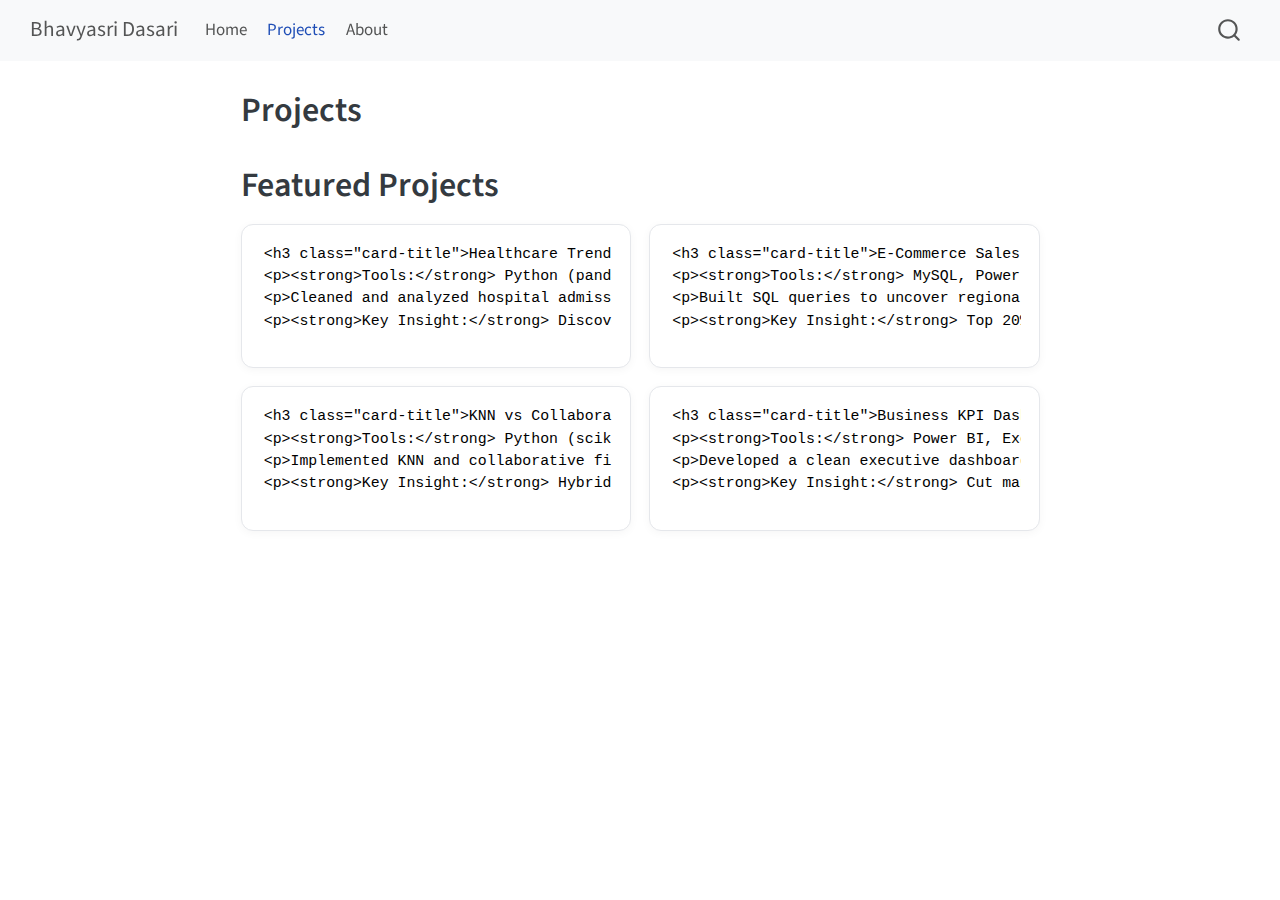
<file: docs/projects.html>
<!DOCTYPE html>
<html xmlns="http://www.w3.org/1999/xhtml" lang="en" xml:lang="en"><head>

<meta charset="utf-8">
<meta name="generator" content="quarto-1.5.57">

<meta name="viewport" content="width=device-width, initial-scale=1.0, user-scalable=yes">


<title>Projects – Bhavyasri Dasari</title>
<style>
code{white-space: pre-wrap;}
span.smallcaps{font-variant: small-caps;}
div.columns{display: flex; gap: min(4vw, 1.5em);}
div.column{flex: auto; overflow-x: auto;}
div.hanging-indent{margin-left: 1.5em; text-indent: -1.5em;}
ul.task-list{list-style: none;}
ul.task-list li input[type="checkbox"] {
  width: 0.8em;
  margin: 0 0.8em 0.2em -1em; /* quarto-specific, see https://github.com/quarto-dev/quarto-cli/issues/4556 */ 
  vertical-align: middle;
}
</style>


<script src="site_libs/quarto-nav/quarto-nav.js"></script>
<script src="site_libs/quarto-nav/headroom.min.js"></script>
<script src="site_libs/clipboard/clipboard.min.js"></script>
<script src="site_libs/quarto-search/autocomplete.umd.js"></script>
<script src="site_libs/quarto-search/fuse.min.js"></script>
<script src="site_libs/quarto-search/quarto-search.js"></script>
<meta name="quarto:offset" content="./">
<script src="site_libs/quarto-html/quarto.js"></script>
<script src="site_libs/quarto-html/popper.min.js"></script>
<script src="site_libs/quarto-html/tippy.umd.min.js"></script>
<script src="site_libs/quarto-html/anchor.min.js"></script>
<link href="site_libs/quarto-html/tippy.css" rel="stylesheet">
<link href="site_libs/quarto-html/quarto-syntax-highlighting.css" rel="stylesheet" id="quarto-text-highlighting-styles">
<script src="site_libs/bootstrap/bootstrap.min.js"></script>
<link href="site_libs/bootstrap/bootstrap-icons.css" rel="stylesheet">
<link href="site_libs/bootstrap/bootstrap.min.css" rel="stylesheet" id="quarto-bootstrap" data-mode="light">
<script id="quarto-search-options" type="application/json">{
  "location": "navbar",
  "copy-button": false,
  "collapse-after": 3,
  "panel-placement": "end",
  "type": "overlay",
  "limit": 50,
  "keyboard-shortcut": [
    "f",
    "/",
    "s"
  ],
  "show-item-context": false,
  "language": {
    "search-no-results-text": "No results",
    "search-matching-documents-text": "matching documents",
    "search-copy-link-title": "Copy link to search",
    "search-hide-matches-text": "Hide additional matches",
    "search-more-match-text": "more match in this document",
    "search-more-matches-text": "more matches in this document",
    "search-clear-button-title": "Clear",
    "search-text-placeholder": "",
    "search-detached-cancel-button-title": "Cancel",
    "search-submit-button-title": "Submit",
    "search-label": "Search"
  }
}</script>


<link rel="stylesheet" href="styles.css">
</head>

<body class="nav-fixed fullcontent">

<div id="quarto-search-results"></div>
  <header id="quarto-header" class="headroom fixed-top">
    <nav class="navbar navbar-expand-lg " data-bs-theme="dark">
      <div class="navbar-container container-fluid">
      <div class="navbar-brand-container mx-auto">
    <a class="navbar-brand" href="./index.html">
    <span class="navbar-title">Bhavyasri Dasari</span>
    </a>
  </div>
            <div id="quarto-search" class="" title="Search"></div>
          <button class="navbar-toggler" type="button" data-bs-toggle="collapse" data-bs-target="#navbarCollapse" aria-controls="navbarCollapse" role="menu" aria-expanded="false" aria-label="Toggle navigation" onclick="if (window.quartoToggleHeadroom) { window.quartoToggleHeadroom(); }">
  <span class="navbar-toggler-icon"></span>
</button>
          <div class="collapse navbar-collapse" id="navbarCollapse">
            <ul class="navbar-nav navbar-nav-scroll me-auto">
  <li class="nav-item">
    <a class="nav-link" href="./index.html"> 
<span class="menu-text">Home</span></a>
  </li>  
  <li class="nav-item">
    <a class="nav-link active" href="./projects.html" aria-current="page"> 
<span class="menu-text">Projects</span></a>
  </li>  
  <li class="nav-item">
    <a class="nav-link" href="./about.html"> 
<span class="menu-text">About</span></a>
  </li>  
</ul>
          </div> <!-- /navcollapse -->
            <div class="quarto-navbar-tools">
</div>
      </div> <!-- /container-fluid -->
    </nav>
</header>
<!-- content -->
<div id="quarto-content" class="quarto-container page-columns page-rows-contents page-layout-article page-navbar">
<!-- sidebar -->
<!-- margin-sidebar -->
    
<!-- main -->
<main class="content" id="quarto-document-content">

<header id="title-block-header" class="quarto-title-block default">
<div class="quarto-title">
<h1 class="title">Projects</h1>
</div>



<div class="quarto-title-meta">

    
  
    
  </div>
  


</header>


<section id="featured-projects" class="level1">
<h1>Featured Projects</h1>
<div class="grid grid-2">
<div class="card">
<div class="card-body">
<pre><code>&lt;h3 class="card-title"&gt;Healthcare Trends Analysis&lt;/h3&gt;
&lt;p&gt;&lt;strong&gt;Tools:&lt;/strong&gt; Python (pandas, matplotlib, seaborn) or R (tidyverse, ggplot2)&lt;/p&gt;
&lt;p&gt;Cleaned and analyzed hospital admission data to identify readmission predictors and seasonal patterns, improving data-driven resource planning.&lt;/p&gt;
&lt;p&gt;&lt;strong&gt;Key Insight:&lt;/strong&gt; Discovered seasonal admission spikes and longer average stays for emergency cases.&lt;/p&gt;</code></pre>
</div>
</div>
<div class="card">
<div class="card-body">
<pre><code>&lt;h3 class="card-title"&gt;E-Commerce Sales Insights (SQL)&lt;/h3&gt;
&lt;p&gt;&lt;strong&gt;Tools:&lt;/strong&gt; MySQL, Power BI&lt;/p&gt;
&lt;p&gt;Built SQL queries to uncover regional revenue drivers and customer retention trends. Created a Power BI dashboard for leadership review.&lt;/p&gt;
&lt;p&gt;&lt;strong&gt;Key Insight:&lt;/strong&gt; Top 20% of customers generated 70% of sales; automated KPI tracking for faster decision-making.&lt;/p&gt;</code></pre>
</div>
</div>
<div class="card">
<div class="card-body">
<pre><code>&lt;h3 class="card-title"&gt;KNN vs Collaborative Filtering Recommender&lt;/h3&gt;
&lt;p&gt;&lt;strong&gt;Tools:&lt;/strong&gt; Python (scikit-learn, pandas)&lt;/p&gt;
&lt;p&gt;Implemented KNN and collaborative filtering algorithms for personalized product recommendations and compared performance metrics.&lt;/p&gt;
&lt;p&gt;&lt;strong&gt;Key Insight:&lt;/strong&gt; Hybrid CF reduced RMSE by 14% and improved Precision@10 for returning users.&lt;/p&gt;</code></pre>
</div>
</div>
<div class="card">
<div class="card-body">
<pre><code>&lt;h3 class="card-title"&gt;Business KPI Dashboard&lt;/h3&gt;
&lt;p&gt;&lt;strong&gt;Tools:&lt;/strong&gt; Power BI, Excel Power Query&lt;/p&gt;
&lt;p&gt;Developed a clean executive dashboard tracking revenue, margin, and growth with automated Power Query data refreshes.&lt;/p&gt;
&lt;p&gt;&lt;strong&gt;Key Insight:&lt;/strong&gt; Cut manual reporting time by 60 % and highlighted region-wise growth opportunities.&lt;/p&gt;</code></pre>
</div>
</div>
</div>


</section>

</main> <!-- /main -->
<script id="quarto-html-after-body" type="application/javascript">
window.document.addEventListener("DOMContentLoaded", function (event) {
  const toggleBodyColorMode = (bsSheetEl) => {
    const mode = bsSheetEl.getAttribute("data-mode");
    const bodyEl = window.document.querySelector("body");
    if (mode === "dark") {
      bodyEl.classList.add("quarto-dark");
      bodyEl.classList.remove("quarto-light");
    } else {
      bodyEl.classList.add("quarto-light");
      bodyEl.classList.remove("quarto-dark");
    }
  }
  const toggleBodyColorPrimary = () => {
    const bsSheetEl = window.document.querySelector("link#quarto-bootstrap");
    if (bsSheetEl) {
      toggleBodyColorMode(bsSheetEl);
    }
  }
  toggleBodyColorPrimary();  
  const icon = "";
  const anchorJS = new window.AnchorJS();
  anchorJS.options = {
    placement: 'right',
    icon: icon
  };
  anchorJS.add('.anchored');
  const isCodeAnnotation = (el) => {
    for (const clz of el.classList) {
      if (clz.startsWith('code-annotation-')) {                     
        return true;
      }
    }
    return false;
  }
  const onCopySuccess = function(e) {
    // button target
    const button = e.trigger;
    // don't keep focus
    button.blur();
    // flash "checked"
    button.classList.add('code-copy-button-checked');
    var currentTitle = button.getAttribute("title");
    button.setAttribute("title", "Copied!");
    let tooltip;
    if (window.bootstrap) {
      button.setAttribute("data-bs-toggle", "tooltip");
      button.setAttribute("data-bs-placement", "left");
      button.setAttribute("data-bs-title", "Copied!");
      tooltip = new bootstrap.Tooltip(button, 
        { trigger: "manual", 
          customClass: "code-copy-button-tooltip",
          offset: [0, -8]});
      tooltip.show();    
    }
    setTimeout(function() {
      if (tooltip) {
        tooltip.hide();
        button.removeAttribute("data-bs-title");
        button.removeAttribute("data-bs-toggle");
        button.removeAttribute("data-bs-placement");
      }
      button.setAttribute("title", currentTitle);
      button.classList.remove('code-copy-button-checked');
    }, 1000);
    // clear code selection
    e.clearSelection();
  }
  const getTextToCopy = function(trigger) {
      const codeEl = trigger.previousElementSibling.cloneNode(true);
      for (const childEl of codeEl.children) {
        if (isCodeAnnotation(childEl)) {
          childEl.remove();
        }
      }
      return codeEl.innerText;
  }
  const clipboard = new window.ClipboardJS('.code-copy-button:not([data-in-quarto-modal])', {
    text: getTextToCopy
  });
  clipboard.on('success', onCopySuccess);
  if (window.document.getElementById('quarto-embedded-source-code-modal')) {
    // For code content inside modals, clipBoardJS needs to be initialized with a container option
    // TODO: Check when it could be a function (https://github.com/zenorocha/clipboard.js/issues/860)
    const clipboardModal = new window.ClipboardJS('.code-copy-button[data-in-quarto-modal]', {
      text: getTextToCopy,
      container: window.document.getElementById('quarto-embedded-source-code-modal')
    });
    clipboardModal.on('success', onCopySuccess);
  }
    var localhostRegex = new RegExp(/^(?:http|https):\/\/localhost\:?[0-9]*\//);
    var mailtoRegex = new RegExp(/^mailto:/);
      var filterRegex = new RegExp('/' + window.location.host + '/');
    var isInternal = (href) => {
        return filterRegex.test(href) || localhostRegex.test(href) || mailtoRegex.test(href);
    }
    // Inspect non-navigation links and adorn them if external
 	var links = window.document.querySelectorAll('a[href]:not(.nav-link):not(.navbar-brand):not(.toc-action):not(.sidebar-link):not(.sidebar-item-toggle):not(.pagination-link):not(.no-external):not([aria-hidden]):not(.dropdown-item):not(.quarto-navigation-tool):not(.about-link)');
    for (var i=0; i<links.length; i++) {
      const link = links[i];
      if (!isInternal(link.href)) {
        // undo the damage that might have been done by quarto-nav.js in the case of
        // links that we want to consider external
        if (link.dataset.originalHref !== undefined) {
          link.href = link.dataset.originalHref;
        }
      }
    }
  function tippyHover(el, contentFn, onTriggerFn, onUntriggerFn) {
    const config = {
      allowHTML: true,
      maxWidth: 500,
      delay: 100,
      arrow: false,
      appendTo: function(el) {
          return el.parentElement;
      },
      interactive: true,
      interactiveBorder: 10,
      theme: 'quarto',
      placement: 'bottom-start',
    };
    if (contentFn) {
      config.content = contentFn;
    }
    if (onTriggerFn) {
      config.onTrigger = onTriggerFn;
    }
    if (onUntriggerFn) {
      config.onUntrigger = onUntriggerFn;
    }
    window.tippy(el, config); 
  }
  const noterefs = window.document.querySelectorAll('a[role="doc-noteref"]');
  for (var i=0; i<noterefs.length; i++) {
    const ref = noterefs[i];
    tippyHover(ref, function() {
      // use id or data attribute instead here
      let href = ref.getAttribute('data-footnote-href') || ref.getAttribute('href');
      try { href = new URL(href).hash; } catch {}
      const id = href.replace(/^#\/?/, "");
      const note = window.document.getElementById(id);
      if (note) {
        return note.innerHTML;
      } else {
        return "";
      }
    });
  }
  const xrefs = window.document.querySelectorAll('a.quarto-xref');
  const processXRef = (id, note) => {
    // Strip column container classes
    const stripColumnClz = (el) => {
      el.classList.remove("page-full", "page-columns");
      if (el.children) {
        for (const child of el.children) {
          stripColumnClz(child);
        }
      }
    }
    stripColumnClz(note)
    if (id === null || id.startsWith('sec-')) {
      // Special case sections, only their first couple elements
      const container = document.createElement("div");
      if (note.children && note.children.length > 2) {
        container.appendChild(note.children[0].cloneNode(true));
        for (let i = 1; i < note.children.length; i++) {
          const child = note.children[i];
          if (child.tagName === "P" && child.innerText === "") {
            continue;
          } else {
            container.appendChild(child.cloneNode(true));
            break;
          }
        }
        if (window.Quarto?.typesetMath) {
          window.Quarto.typesetMath(container);
        }
        return container.innerHTML
      } else {
        if (window.Quarto?.typesetMath) {
          window.Quarto.typesetMath(note);
        }
        return note.innerHTML;
      }
    } else {
      // Remove any anchor links if they are present
      const anchorLink = note.querySelector('a.anchorjs-link');
      if (anchorLink) {
        anchorLink.remove();
      }
      if (window.Quarto?.typesetMath) {
        window.Quarto.typesetMath(note);
      }
      // TODO in 1.5, we should make sure this works without a callout special case
      if (note.classList.contains("callout")) {
        return note.outerHTML;
      } else {
        return note.innerHTML;
      }
    }
  }
  for (var i=0; i<xrefs.length; i++) {
    const xref = xrefs[i];
    tippyHover(xref, undefined, function(instance) {
      instance.disable();
      let url = xref.getAttribute('href');
      let hash = undefined; 
      if (url.startsWith('#')) {
        hash = url;
      } else {
        try { hash = new URL(url).hash; } catch {}
      }
      if (hash) {
        const id = hash.replace(/^#\/?/, "");
        const note = window.document.getElementById(id);
        if (note !== null) {
          try {
            const html = processXRef(id, note.cloneNode(true));
            instance.setContent(html);
          } finally {
            instance.enable();
            instance.show();
          }
        } else {
          // See if we can fetch this
          fetch(url.split('#')[0])
          .then(res => res.text())
          .then(html => {
            const parser = new DOMParser();
            const htmlDoc = parser.parseFromString(html, "text/html");
            const note = htmlDoc.getElementById(id);
            if (note !== null) {
              const html = processXRef(id, note);
              instance.setContent(html);
            } 
          }).finally(() => {
            instance.enable();
            instance.show();
          });
        }
      } else {
        // See if we can fetch a full url (with no hash to target)
        // This is a special case and we should probably do some content thinning / targeting
        fetch(url)
        .then(res => res.text())
        .then(html => {
          const parser = new DOMParser();
          const htmlDoc = parser.parseFromString(html, "text/html");
          const note = htmlDoc.querySelector('main.content');
          if (note !== null) {
            // This should only happen for chapter cross references
            // (since there is no id in the URL)
            // remove the first header
            if (note.children.length > 0 && note.children[0].tagName === "HEADER") {
              note.children[0].remove();
            }
            const html = processXRef(null, note);
            instance.setContent(html);
          } 
        }).finally(() => {
          instance.enable();
          instance.show();
        });
      }
    }, function(instance) {
    });
  }
      let selectedAnnoteEl;
      const selectorForAnnotation = ( cell, annotation) => {
        let cellAttr = 'data-code-cell="' + cell + '"';
        let lineAttr = 'data-code-annotation="' +  annotation + '"';
        const selector = 'span[' + cellAttr + '][' + lineAttr + ']';
        return selector;
      }
      const selectCodeLines = (annoteEl) => {
        const doc = window.document;
        const targetCell = annoteEl.getAttribute("data-target-cell");
        const targetAnnotation = annoteEl.getAttribute("data-target-annotation");
        const annoteSpan = window.document.querySelector(selectorForAnnotation(targetCell, targetAnnotation));
        const lines = annoteSpan.getAttribute("data-code-lines").split(",");
        const lineIds = lines.map((line) => {
          return targetCell + "-" + line;
        })
        let top = null;
        let height = null;
        let parent = null;
        if (lineIds.length > 0) {
            //compute the position of the single el (top and bottom and make a div)
            const el = window.document.getElementById(lineIds[0]);
            top = el.offsetTop;
            height = el.offsetHeight;
            parent = el.parentElement.parentElement;
          if (lineIds.length > 1) {
            const lastEl = window.document.getElementById(lineIds[lineIds.length - 1]);
            const bottom = lastEl.offsetTop + lastEl.offsetHeight;
            height = bottom - top;
          }
          if (top !== null && height !== null && parent !== null) {
            // cook up a div (if necessary) and position it 
            let div = window.document.getElementById("code-annotation-line-highlight");
            if (div === null) {
              div = window.document.createElement("div");
              div.setAttribute("id", "code-annotation-line-highlight");
              div.style.position = 'absolute';
              parent.appendChild(div);
            }
            div.style.top = top - 2 + "px";
            div.style.height = height + 4 + "px";
            div.style.left = 0;
            let gutterDiv = window.document.getElementById("code-annotation-line-highlight-gutter");
            if (gutterDiv === null) {
              gutterDiv = window.document.createElement("div");
              gutterDiv.setAttribute("id", "code-annotation-line-highlight-gutter");
              gutterDiv.style.position = 'absolute';
              const codeCell = window.document.getElementById(targetCell);
              const gutter = codeCell.querySelector('.code-annotation-gutter');
              gutter.appendChild(gutterDiv);
            }
            gutterDiv.style.top = top - 2 + "px";
            gutterDiv.style.height = height + 4 + "px";
          }
          selectedAnnoteEl = annoteEl;
        }
      };
      const unselectCodeLines = () => {
        const elementsIds = ["code-annotation-line-highlight", "code-annotation-line-highlight-gutter"];
        elementsIds.forEach((elId) => {
          const div = window.document.getElementById(elId);
          if (div) {
            div.remove();
          }
        });
        selectedAnnoteEl = undefined;
      };
        // Handle positioning of the toggle
    window.addEventListener(
      "resize",
      throttle(() => {
        elRect = undefined;
        if (selectedAnnoteEl) {
          selectCodeLines(selectedAnnoteEl);
        }
      }, 10)
    );
    function throttle(fn, ms) {
    let throttle = false;
    let timer;
      return (...args) => {
        if(!throttle) { // first call gets through
            fn.apply(this, args);
            throttle = true;
        } else { // all the others get throttled
            if(timer) clearTimeout(timer); // cancel #2
            timer = setTimeout(() => {
              fn.apply(this, args);
              timer = throttle = false;
            }, ms);
        }
      };
    }
      // Attach click handler to the DT
      const annoteDls = window.document.querySelectorAll('dt[data-target-cell]');
      for (const annoteDlNode of annoteDls) {
        annoteDlNode.addEventListener('click', (event) => {
          const clickedEl = event.target;
          if (clickedEl !== selectedAnnoteEl) {
            unselectCodeLines();
            const activeEl = window.document.querySelector('dt[data-target-cell].code-annotation-active');
            if (activeEl) {
              activeEl.classList.remove('code-annotation-active');
            }
            selectCodeLines(clickedEl);
            clickedEl.classList.add('code-annotation-active');
          } else {
            // Unselect the line
            unselectCodeLines();
            clickedEl.classList.remove('code-annotation-active');
          }
        });
      }
  const findCites = (el) => {
    const parentEl = el.parentElement;
    if (parentEl) {
      const cites = parentEl.dataset.cites;
      if (cites) {
        return {
          el,
          cites: cites.split(' ')
        };
      } else {
        return findCites(el.parentElement)
      }
    } else {
      return undefined;
    }
  };
  var bibliorefs = window.document.querySelectorAll('a[role="doc-biblioref"]');
  for (var i=0; i<bibliorefs.length; i++) {
    const ref = bibliorefs[i];
    const citeInfo = findCites(ref);
    if (citeInfo) {
      tippyHover(citeInfo.el, function() {
        var popup = window.document.createElement('div');
        citeInfo.cites.forEach(function(cite) {
          var citeDiv = window.document.createElement('div');
          citeDiv.classList.add('hanging-indent');
          citeDiv.classList.add('csl-entry');
          var biblioDiv = window.document.getElementById('ref-' + cite);
          if (biblioDiv) {
            citeDiv.innerHTML = biblioDiv.innerHTML;
          }
          popup.appendChild(citeDiv);
        });
        return popup.innerHTML;
      });
    }
  }
});
</script>
</div> <!-- /content -->




</body></html>
</file>
<file: docs/site_libs/quarto-html/tippy.css>
.tippy-box[data-animation=fade][data-state=hidden]{opacity:0}[data-tippy-root]{max-width:calc(100vw - 10px)}.tippy-box{position:relative;background-color:#333;color:#fff;border-radius:4px;font-size:14px;line-height:1.4;white-space:normal;outline:0;transition-property:transform,visibility,opacity}.tippy-box[data-placement^=top]>.tippy-arrow{bottom:0}.tippy-box[data-placement^=top]>.tippy-arrow:before{bottom:-7px;left:0;border-width:8px 8px 0;border-top-color:initial;transform-origin:center top}.tippy-box[data-placement^=bottom]>.tippy-arrow{top:0}.tippy-box[data-placement^=bottom]>.tippy-arrow:before{top:-7px;left:0;border-width:0 8px 8px;border-bottom-color:initial;transform-origin:center bottom}.tippy-box[data-placement^=left]>.tippy-arrow{right:0}.tippy-box[data-placement^=left]>.tippy-arrow:before{border-width:8px 0 8px 8px;border-left-color:initial;right:-7px;transform-origin:center left}.tippy-box[data-placement^=right]>.tippy-arrow{left:0}.tippy-box[data-placement^=right]>.tippy-arrow:before{left:-7px;border-width:8px 8px 8px 0;border-right-color:initial;transform-origin:center right}.tippy-box[data-inertia][data-state=visible]{transition-timing-function:cubic-bezier(.54,1.5,.38,1.11)}.tippy-arrow{width:16px;height:16px;color:#333}.tippy-arrow:before{content:"";position:absolute;border-color:transparent;border-style:solid}.tippy-content{position:relative;padding:5px 9px;z-index:1}
</file>
<file: docs/site_libs/quarto-html/quarto-syntax-highlighting.css>
/* quarto syntax highlight colors */
:root {
  --quarto-hl-ot-color: #003B4F;
  --quarto-hl-at-color: #657422;
  --quarto-hl-ss-color: #20794D;
  --quarto-hl-an-color: #5E5E5E;
  --quarto-hl-fu-color: #4758AB;
  --quarto-hl-st-color: #20794D;
  --quarto-hl-cf-color: #003B4F;
  --quarto-hl-op-color: #5E5E5E;
  --quarto-hl-er-color: #AD0000;
  --quarto-hl-bn-color: #AD0000;
  --quarto-hl-al-color: #AD0000;
  --quarto-hl-va-color: #111111;
  --quarto-hl-bu-color: inherit;
  --quarto-hl-ex-color: inherit;
  --quarto-hl-pp-color: #AD0000;
  --quarto-hl-in-color: #5E5E5E;
  --quarto-hl-vs-color: #20794D;
  --quarto-hl-wa-color: #5E5E5E;
  --quarto-hl-do-color: #5E5E5E;
  --quarto-hl-im-color: #00769E;
  --quarto-hl-ch-color: #20794D;
  --quarto-hl-dt-color: #AD0000;
  --quarto-hl-fl-color: #AD0000;
  --quarto-hl-co-color: #5E5E5E;
  --quarto-hl-cv-color: #5E5E5E;
  --quarto-hl-cn-color: #8f5902;
  --quarto-hl-sc-color: #5E5E5E;
  --quarto-hl-dv-color: #AD0000;
  --quarto-hl-kw-color: #003B4F;
}

/* other quarto variables */
:root {
  --quarto-font-monospace: SFMono-Regular, Menlo, Monaco, Consolas, "Liberation Mono", "Courier New", monospace;
}

pre > code.sourceCode > span {
  color: #003B4F;
}

code span {
  color: #003B4F;
}

code.sourceCode > span {
  color: #003B4F;
}

div.sourceCode,
div.sourceCode pre.sourceCode {
  color: #003B4F;
}

code span.ot {
  color: #003B4F;
  font-style: inherit;
}

code span.at {
  color: #657422;
  font-style: inherit;
}

code span.ss {
  color: #20794D;
  font-style: inherit;
}

code span.an {
  color: #5E5E5E;
  font-style: inherit;
}

code span.fu {
  color: #4758AB;
  font-style: inherit;
}

code span.st {
  color: #20794D;
  font-style: inherit;
}

code span.cf {
  color: #003B4F;
  font-weight: bold;
  font-style: inherit;
}

code span.op {
  color: #5E5E5E;
  font-style: inherit;
}

code span.er {
  color: #AD0000;
  font-style: inherit;
}

code span.bn {
  color: #AD0000;
  font-style: inherit;
}

code span.al {
  color: #AD0000;
  font-style: inherit;
}

code span.va {
  color: #111111;
  font-style: inherit;
}

code span.bu {
  font-style: inherit;
}

code span.ex {
  font-style: inherit;
}

code span.pp {
  color: #AD0000;
  font-style: inherit;
}

code span.in {
  color: #5E5E5E;
  font-style: inherit;
}

code span.vs {
  color: #20794D;
  font-style: inherit;
}

code span.wa {
  color: #5E5E5E;
  font-style: italic;
}

code span.do {
  color: #5E5E5E;
  font-style: italic;
}

code span.im {
  color: #00769E;
  font-style: inherit;
}

code span.ch {
  color: #20794D;
  font-style: inherit;
}

code span.dt {
  color: #AD0000;
  font-style: inherit;
}

code span.fl {
  color: #AD0000;
  font-style: inherit;
}

code span.co {
  color: #5E5E5E;
  font-style: inherit;
}

code span.cv {
  color: #5E5E5E;
  font-style: italic;
}

code span.cn {
  color: #8f5902;
  font-style: inherit;
}

code span.sc {
  color: #5E5E5E;
  font-style: inherit;
}

code span.dv {
  color: #AD0000;
  font-style: inherit;
}

code span.kw {
  color: #003B4F;
  font-weight: bold;
  font-style: inherit;
}

.prevent-inlining {
  content: "</";
}

/*# sourceMappingURL=debc5d5d77c3f9108843748ff7464032.css.map */
</file>
<file: docs/styles.css>
.grid {
  display: grid;
  gap: 18px;
}
.grid-2 {
  grid-template-columns: repeat(auto-fit, minmax(280px, 1fr));
}
.card {
  border: 1px solid #e5e7eb;
  border-radius: 12px;
  box-shadow: 0 2px 10px rgba(0,0,0,.04);
  background: #fff;
  transition: transform .15s ease, box-shadow .15s ease;
}
.card:hover {
  transform: translateY(-3px);
  box-shadow: 0 6px 16px rgba(0,0,0,.08);
}
.card-body { padding: 16px 18px; }
.card-title { margin: 0 0 6px 0; font-size: 1.1rem; color: #0b5394; }
</file>
